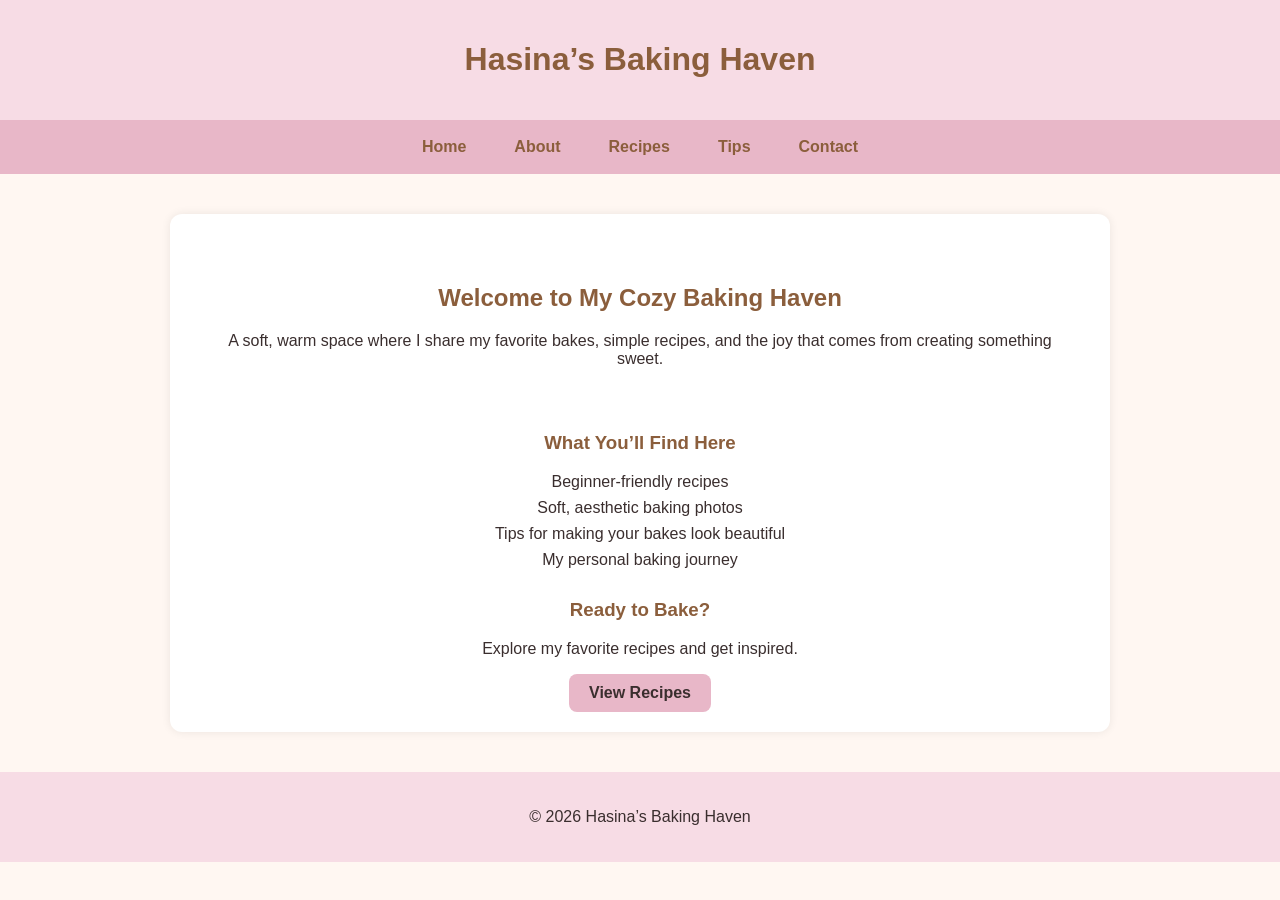
<file: index.html>
<!DOCTYPE html>
<html lang="en">
<head>
    <meta charset="UTF-8">
    <meta name="viewport" content="width=device-width, initial-scale=1.0">
    <title>Hasina’s Baking Haven – Home</title>

    <link rel="stylesheet" href="styles/normalize.css">
    <link rel="stylesheet" href="styles/format.css">
    <link rel="stylesheet" href="styles/layout.css">
    <link rel="stylesheet" href="styles/interactive.css">
</head>

<body>

<header>
    <h1>Hasina’s Baking Haven</h1>
</header>

<nav>
  <a href="index.html">Home</a>
  <a href="about.html">About</a>
  <a href="recipes.html">Recipes</a>
  <a href="tips.html">Tips</a>
  <a href="contact.html">Contact</a>
</nav>

<main>
    <section class="hero">
        <h2>Welcome to My Cozy Baking Haven</h2>
        <p>
            A soft, warm space where I share my favorite bakes, simple recipes, 
            and the joy that comes from creating something sweet.
        </p>
    </section>

    <section class="intro">
        <h3>What You’ll Find Here</h3>
        <ul>
            <li>Beginner‑friendly recipes</li>
            <li>Soft, aesthetic baking photos</li>
            <li>Tips for making your bakes look beautiful</li>
            <li>My personal baking journey</li>
        </ul>
    </section>

    <section class="cta">
        <h3>Ready to Bake?</h3>
        <p>Explore my favorite recipes and get inspired.</p>
        <a class="button" href="recipes.html">View Recipes</a>
    </section>
</main>

<footer>
    <p>© 2026 Hasina’s Baking Haven</p>
</footer>

</body>
</html>
</file>
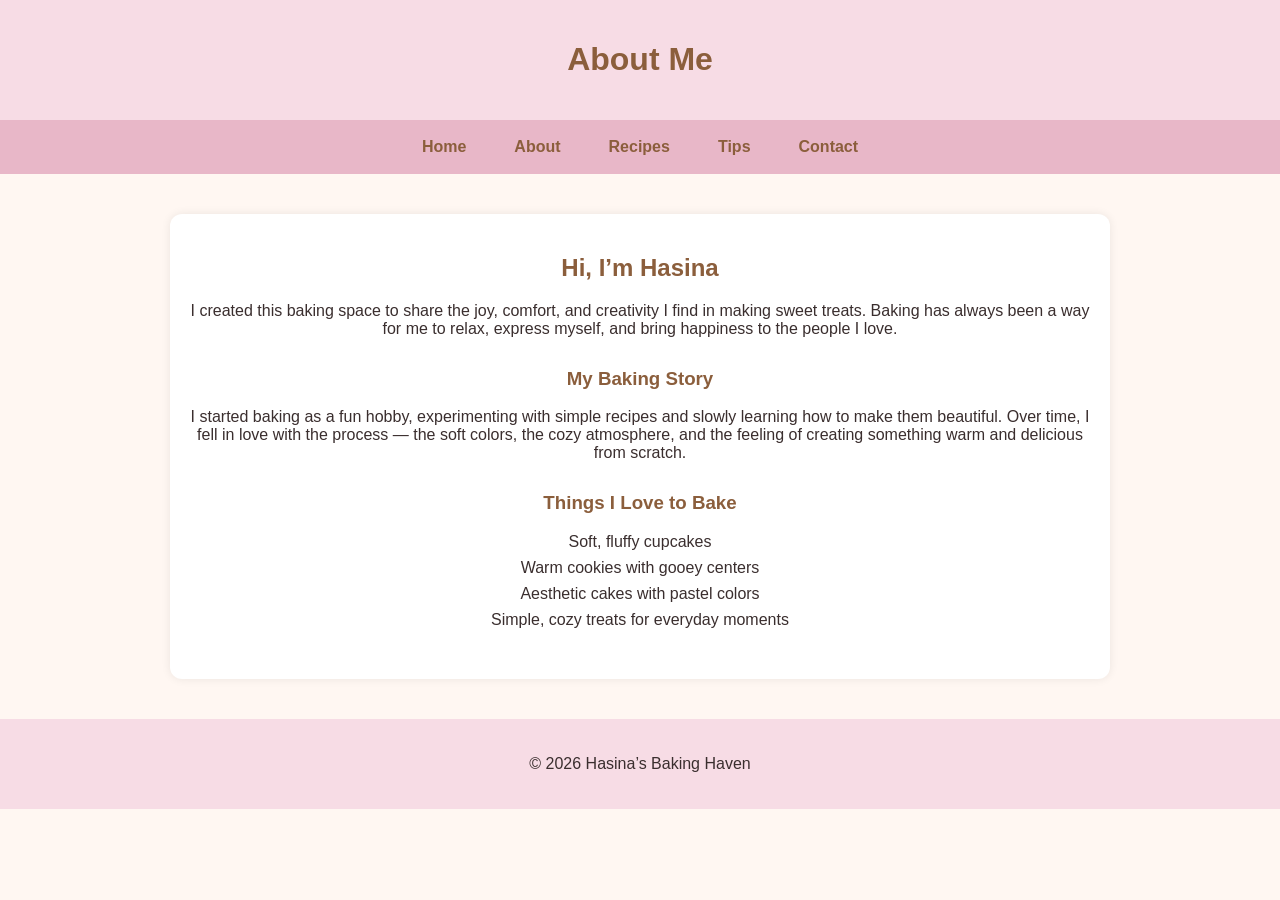
<file: about.html>
<!DOCTYPE html>
<html lang="en">
<head>
    <meta charset="UTF-8">
    <meta name="viewport" content="width=device-width, initial-scale=1.0">
    <title>Hasina’s Baking Haven – About Me</title>

    <link rel="stylesheet" href="styles/normalize.css">
    <link rel="stylesheet" href="styles/format.css">
    <link rel="stylesheet" href="styles/layout.css">
    <link rel="stylesheet" href="styles/interactive.css">
</head>

<body>

<header>
    <h1>About Me</h1>
</header>

<nav>
    <a href="index.html">Home</a>
    <a href="about.html">About</a>
    <a href="recipes.html">Recipes</a>
    <a href="tips.html">Tips</a>
    <a href="contact.html">Contact</a>
</nav>

<main>
    <section class="about-hero">
        <h2>Hi, I’m Hasina</h2>
        <p>
            I created this baking space to share the joy, comfort, and creativity 
            I find in making sweet treats. Baking has always been a way for me 
            to relax, express myself, and bring happiness to the people I love.
        </p>
    </section>

    <section class="about-story">
        <h3>My Baking Story</h3>
        <p>
            I started baking as a fun hobby, experimenting with simple recipes 
            and slowly learning how to make them beautiful. Over time, I fell in 
            love with the process — the soft colors, the cozy atmosphere, and 
            the feeling of creating something warm and delicious from scratch.
        </p>
    </section>

    <section class="about-list">
        <h3>Things I Love to Bake</h3>
        <ul>
            <li>Soft, fluffy cupcakes</li>
            <li>Warm cookies with gooey centers</li>
            <li>Aesthetic cakes with pastel colors</li>
            <li>Simple, cozy treats for everyday moments</li>
        </ul>
    </section>
</main>

<footer>
    <p>© 2026 Hasina’s Baking Haven</p>
</footer>

</body>
</html>
</file>
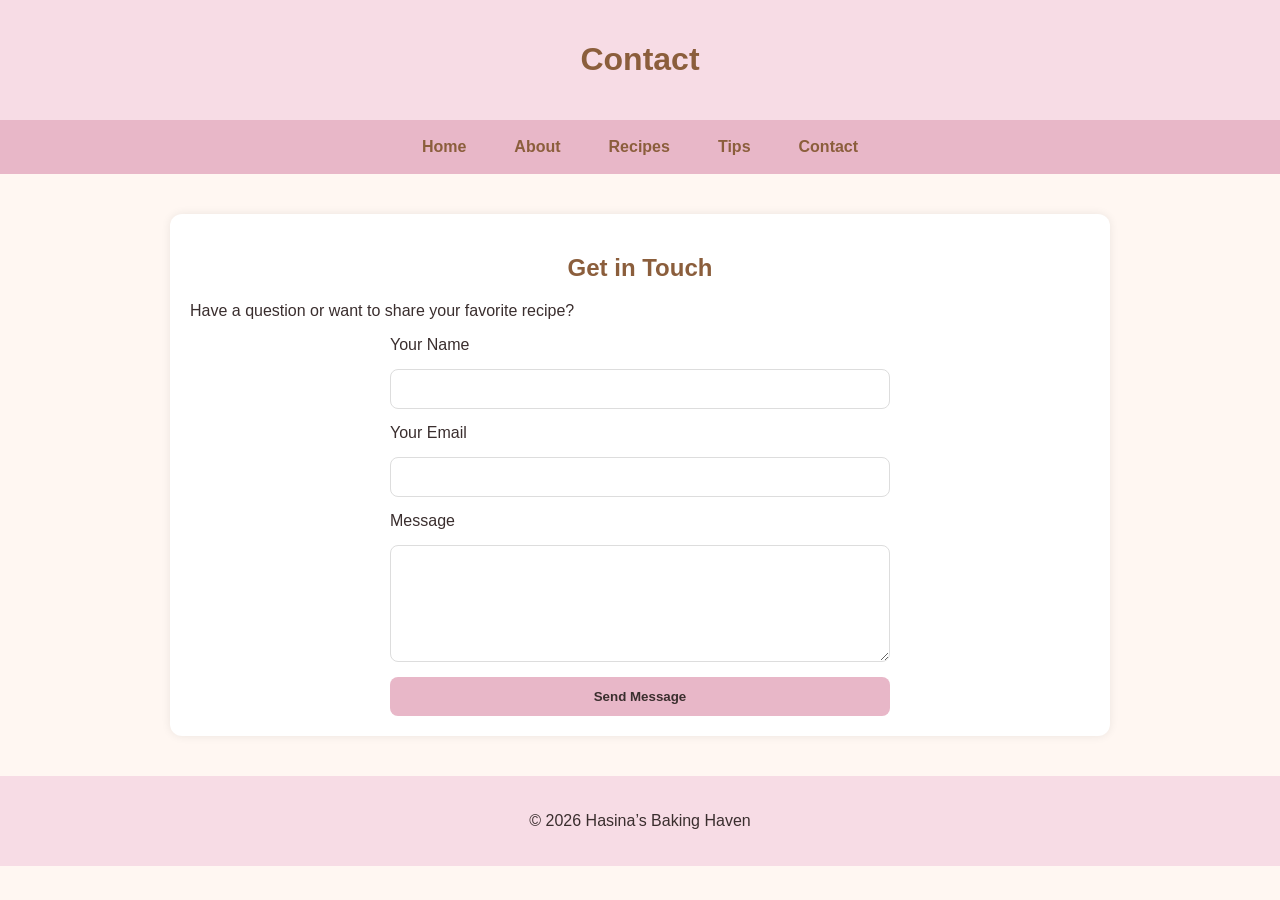
<file: contact.html>
<!DOCTYPE html>
<html lang="en">
<head>
  <meta charset="UTF-8">
  <meta name="viewport" content="width=device-width, initial-scale=1.0">
  <title>Hasina’s Baking Haven – Contact</title>

  <link rel="stylesheet" href="styles/normalize.css">
  <link rel="stylesheet" href="styles/format.css">
  <link rel="stylesheet" href="styles/layout.css">
  <link rel="stylesheet" href="styles/interactive.css">
</head>

<body>

<header>
  <h1>Contact</h1>
</header>

<nav>
  <a href="index.html">Home</a>
  <a href="about.html">About</a>
  <a href="recipes.html">Recipes</a>
  <a href="tips.html">Tips</a>
  <a href="contact.html">Contact</a>
</nav>

<main>
  <section class="contact-section">
    <h2>Get in Touch</h2>
    <p>Have a question or want to share your favorite recipe?</p>

    <form action="https://formsubmit.co/hasina@gmail.com" method="POST" class="contact-form">

      <!-- FormSubmit settings -->
      <input type="hidden" name="_captcha" value="false">
      <input type="hidden" name="_template" value="table">

      <label for="name">Your Name</label>
      <input type="text" id="name" name="name" required>

      <label for="email">Your Email</label>
      <input type="email" id="email" name="email" required>

      <label for="message">Message</label>
      <textarea id="message" name="message" rows="5" required></textarea>

      <button type="submit">Send Message</button>
    </form>
  </section>
</main>

<footer>
  <p>© 2026 Hasina’s Baking Haven</p>
</footer>

</body>
</html>
</file>
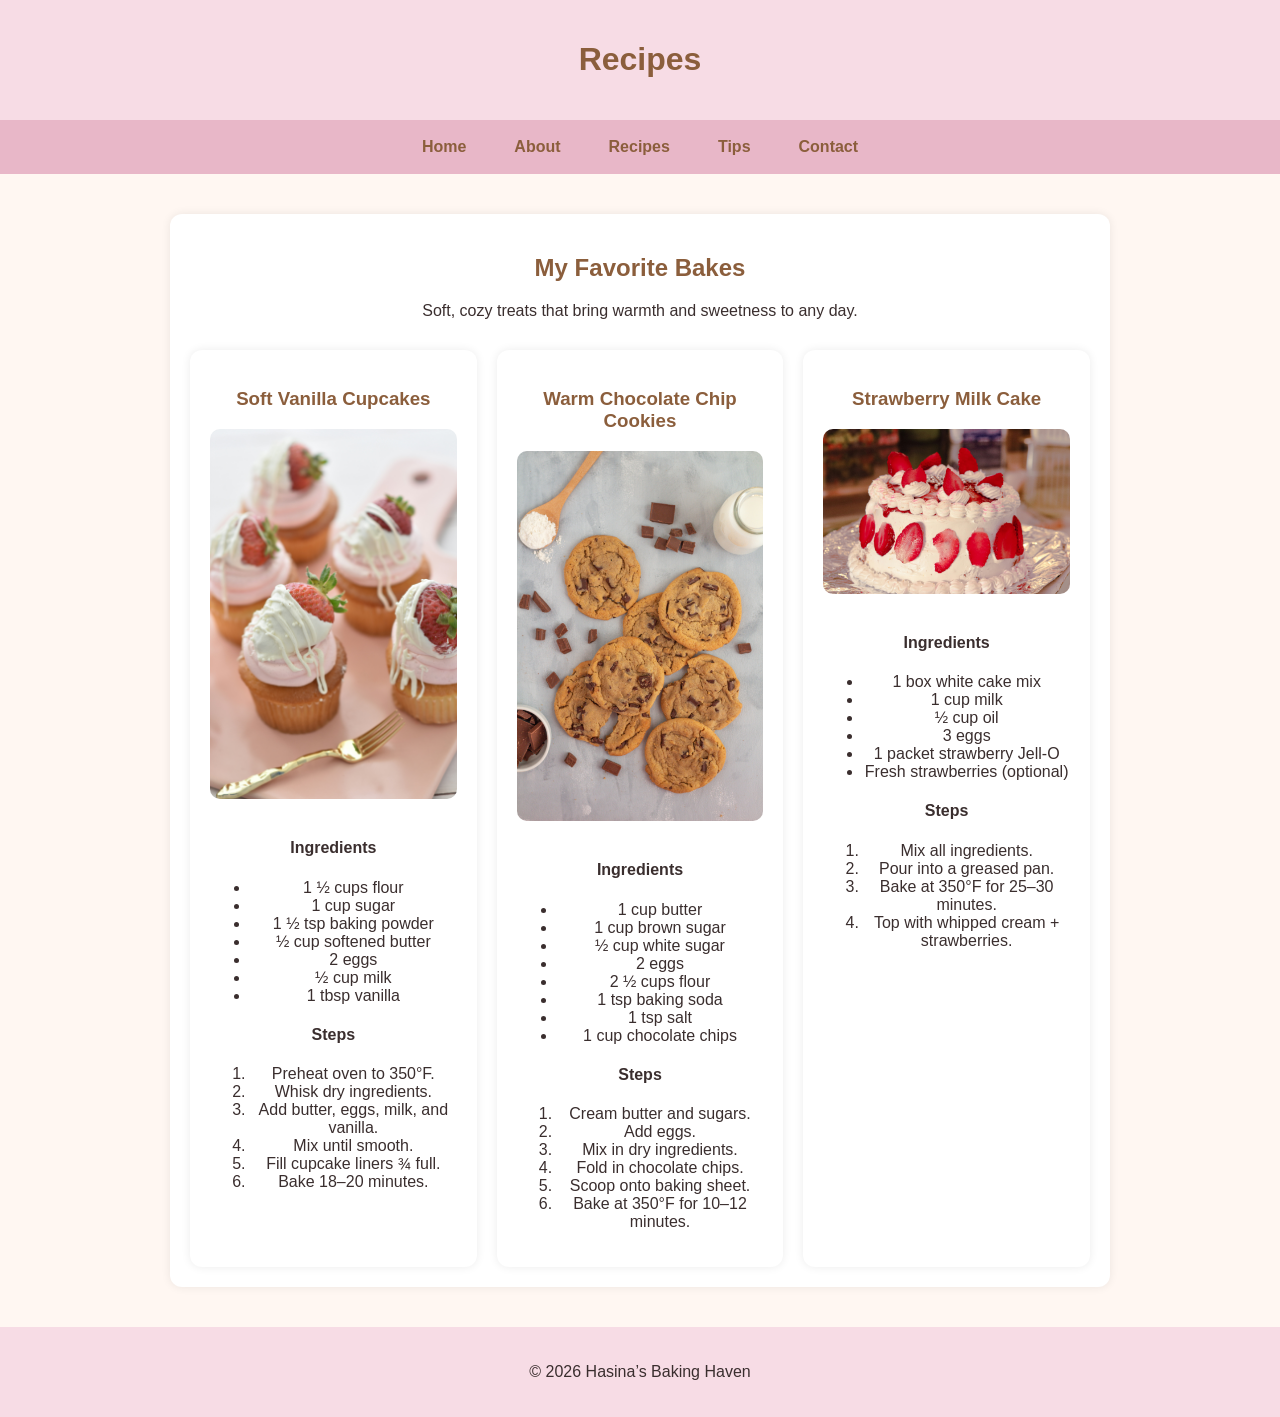
<file: recipes.html>
<!DOCTYPE html>
<html lang="en">
<head>
    <meta charset="UTF-8">
    <meta name="viewport" content="width=device-width, initial-scale=1.0">
    <title>Hasina’s Baking Haven – Recipes</title>

    <link rel="stylesheet" href="styles/normalize.css">
    <link rel="stylesheet" href="styles/format.css">
    <link rel="stylesheet" href="styles/layout.css">
    <link rel="stylesheet" href="styles/interactive.css">
</head>

<body>

<header>
    <h1>Recipes</h1>
</header>

<nav>
    <a href="index.html">Home</a>
    <a href="about.html">About</a>
    <a href="recipes.html">Recipes</a>
    <a href="tips.html">Tips</a>
    <a href="contact.html">Contact</a>
</nav>

<main>
    <section class="recipes-intro">
        <h2>My Favorite Bakes</h2>
        <p>Soft, cozy treats that bring warmth and sweetness to any day.</p>
    </section>

    <section class="recipe-grid">

        <!-- Soft Vanilla Cupcakes -->
        <article class="recipe-card">
            <h3 class="recipe-title">Soft Vanilla Cupcakes</h3>

            <img src="images/cupcakes.jpg" alt="Soft vanilla cupcakes with frosting">

            <h4>Ingredients</h4>
            <ul>
                <li>1 ½ cups flour</li>
                <li>1 cup sugar</li>
                <li>1 ½ tsp baking powder</li>
                <li>½ cup softened butter</li>
                <li>2 eggs</li>
                <li>½ cup milk</li>
                <li>1 tbsp vanilla</li>
            </ul>

            <h4>Steps</h4>
            <ol>
                <li>Preheat oven to 350°F.</li>
                <li>Whisk dry ingredients.</li>
                <li>Add butter, eggs, milk, and vanilla.</li>
                <li>Mix until smooth.</li>
                <li>Fill cupcake liners ¾ full.</li>
                <li>Bake 18–20 minutes.</li>
            </ol>
        </article>

        <!-- Warm Chocolate Chip Cookies -->
        <article class="recipe-card">
            <h3 class="recipe-title">Warm Chocolate Chip Cookies</h3>

            <img src="images/cookies.jpg" alt="Warm chocolate chip cookies on a tray">

            <h4>Ingredients</h4>
            <ul>
                <li>1 cup butter</li>
                <li>1 cup brown sugar</li>
                <li>½ cup white sugar</li>
                <li>2 eggs</li>
                <li>2 ½ cups flour</li>
                <li>1 tsp baking soda</li>
                <li>1 tsp salt</li>
                <li>1 cup chocolate chips</li>
            </ul>

            <h4>Steps</h4>
            <ol>
                <li>Cream butter and sugars.</li>
                <li>Add eggs.</li>
                <li>Mix in dry ingredients.</li>
                <li>Fold in chocolate chips.</li>
                <li>Scoop onto baking sheet.</li>
                <li>Bake at 350°F for 10–12 minutes.</li>
            </ol>
        </article>

        <!-- Strawberry Milk Cake -->
        <article class="recipe-card">
            <h3 class="recipe-title">Strawberry Milk Cake</h3>

            <img src="images/strawberry-cake.jpg" alt="Strawberry milk cake topped with whipped cream and strawberries">

            <h4>Ingredients</h4>
            <ul>
                <li>1 box white cake mix</li>
                <li>1 cup milk</li>
                <li>½ cup oil</li>
                <li>3 eggs</li>
                <li>1 packet strawberry Jell‑O</li>
                <li>Fresh strawberries (optional)</li>
            </ul>

            <h4>Steps</h4>
            <ol>
                <li>Mix all ingredients.</li>
                <li>Pour into a greased pan.</li>
                <li>Bake at 350°F for 25–30 minutes.</li>
                <li>Top with whipped cream + strawberries.</li>
            </ol>
        </article>

    </section>
</main>

<footer>
    <p>© 2026 Hasina’s Baking Haven</p>
</footer>

</body>
</html>
</file>
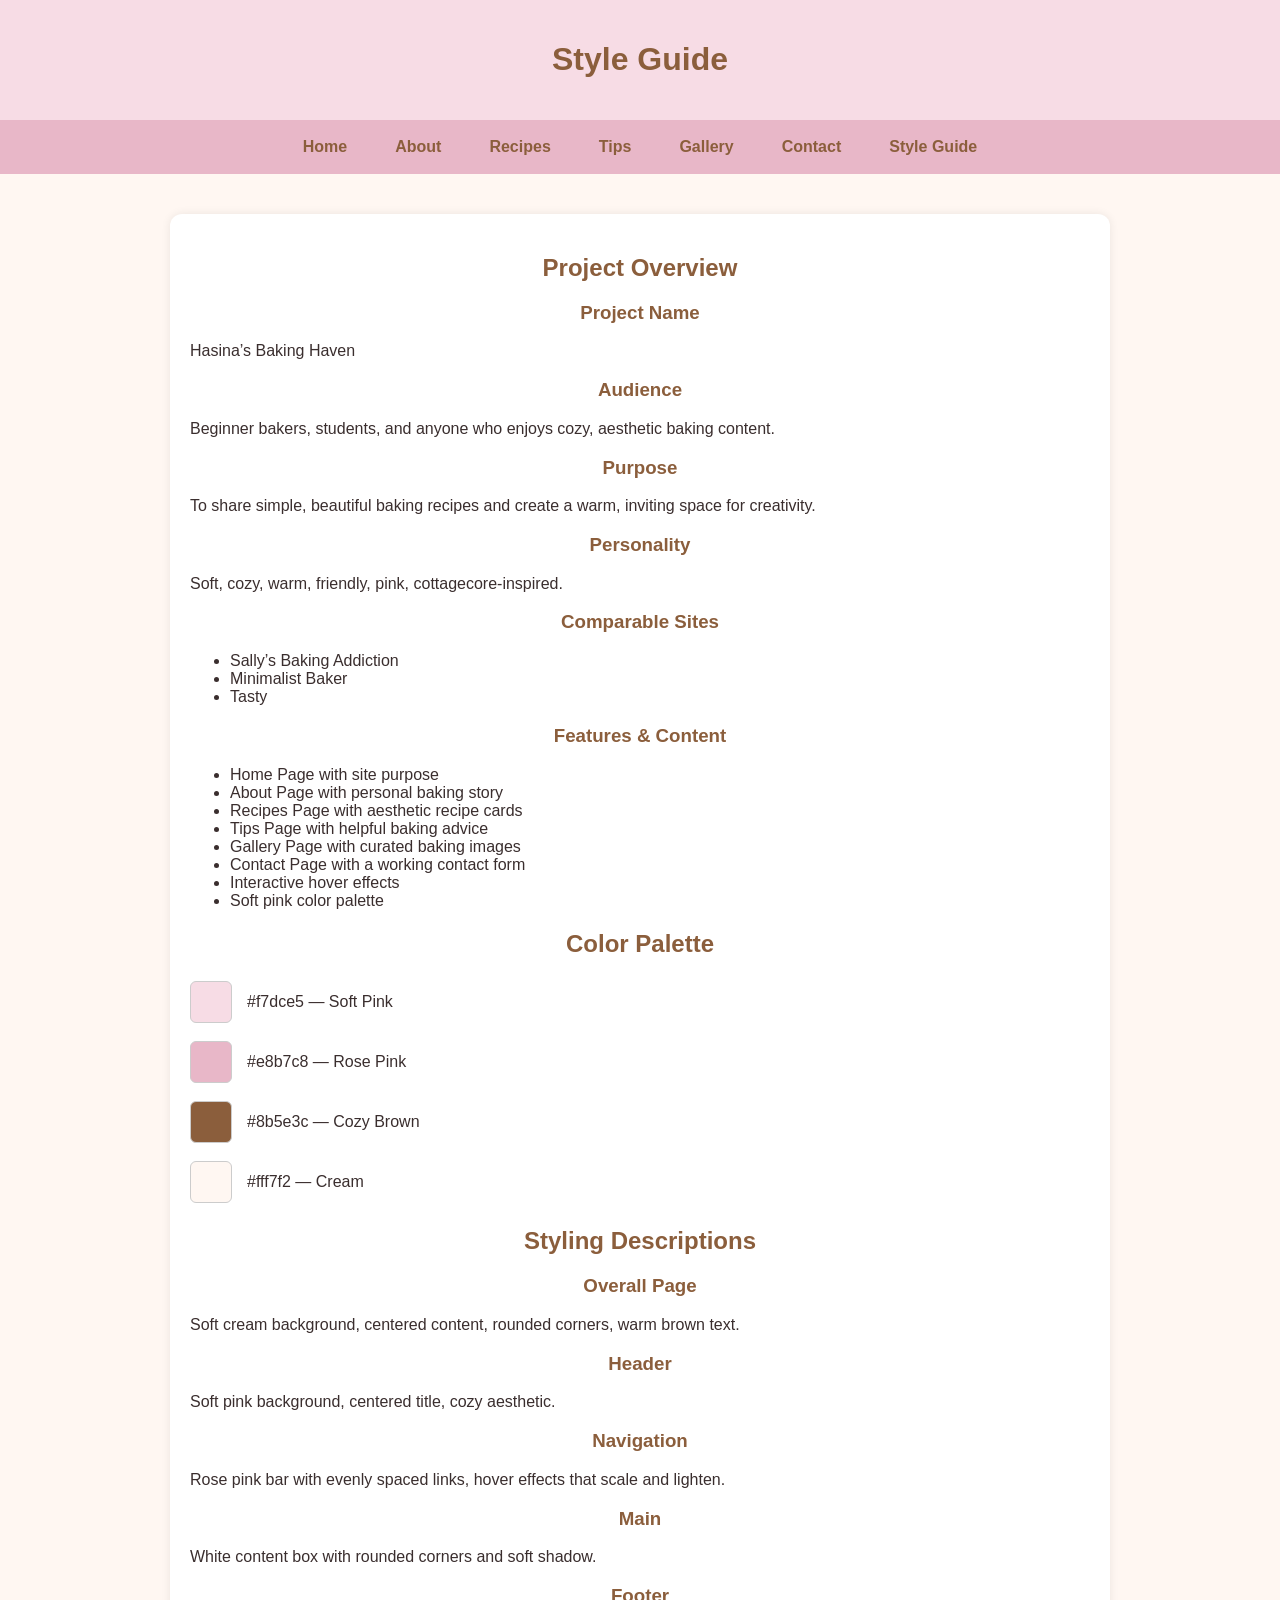
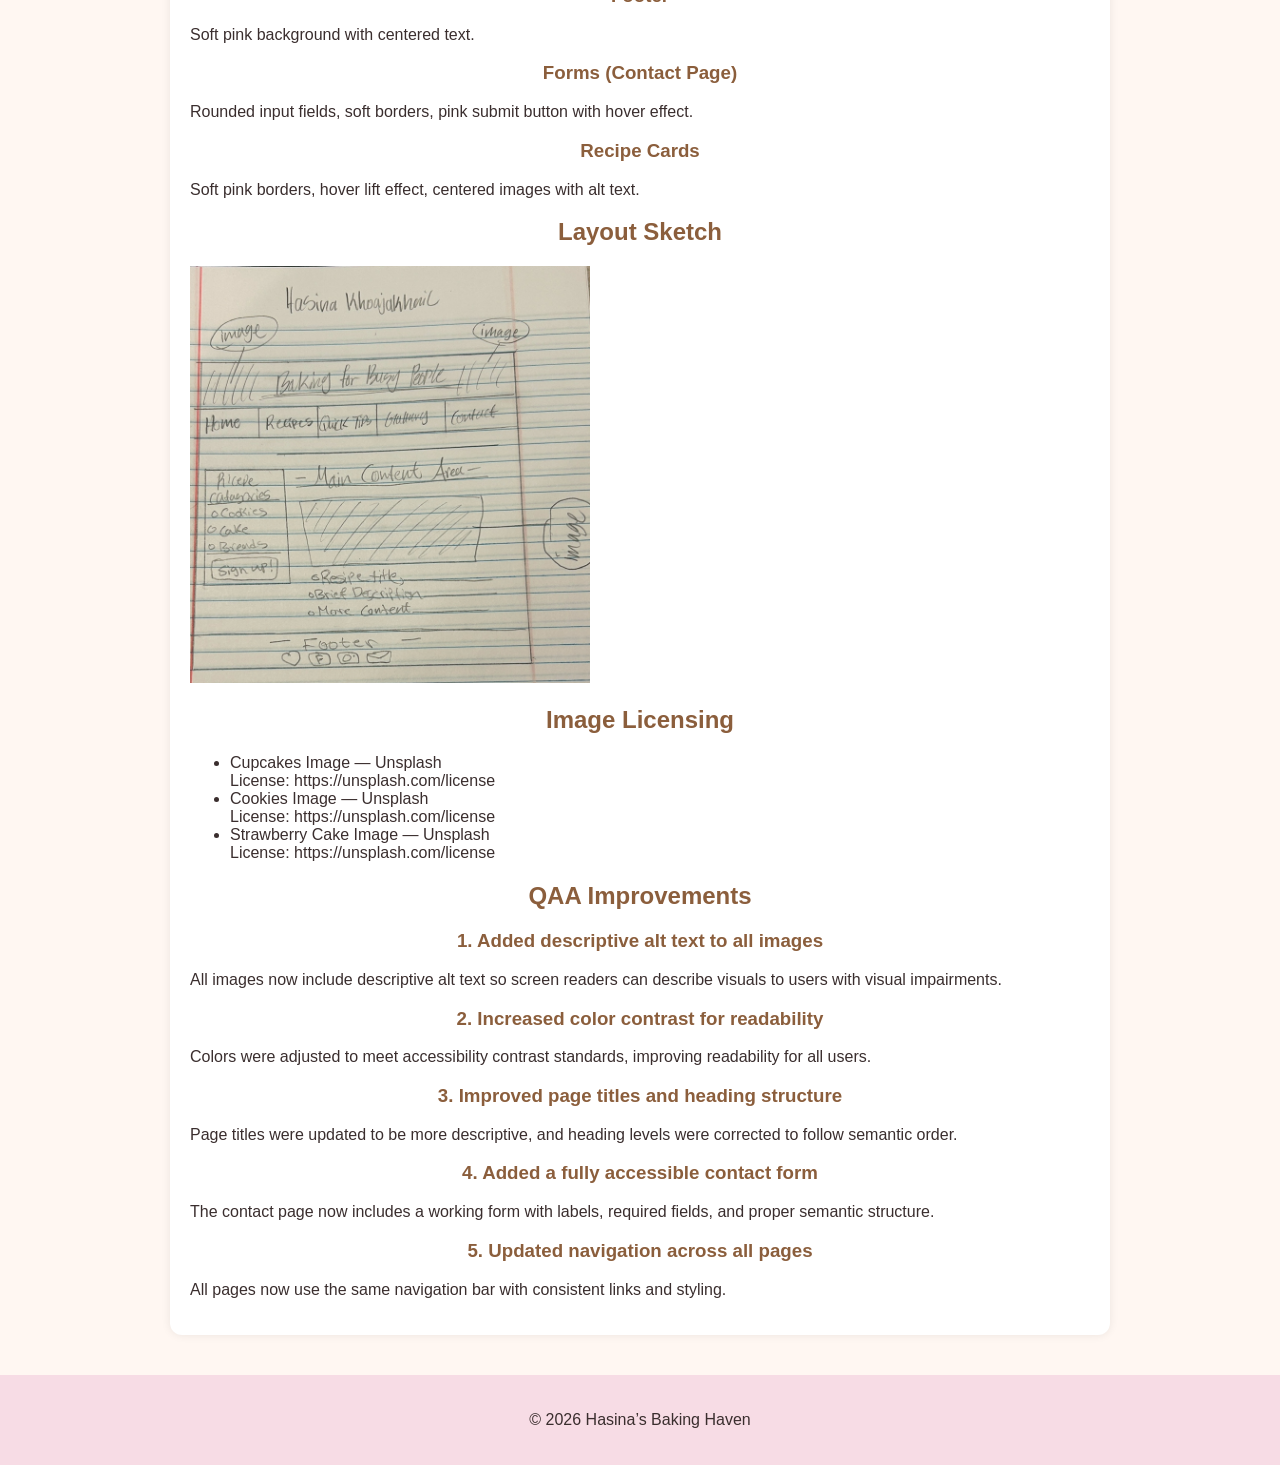
<file: style-guide.html>
<!DOCTYPE html>
<html lang="en">
<head>
    <meta charset="UTF-8">
    <meta name="viewport" content="width=device-width, initial-scale=1.0">
    <title>Hasina’s Baking Haven – Style Guide</title>

    <link rel="stylesheet" href="styles/normalize.css">
    <link rel="stylesheet" href="styles/format.css">
    <link rel="stylesheet" href="styles/layout.css">
    <link rel="stylesheet" href="styles/interactive.css">
</head>

<body>

<header>
    <h1>Style Guide</h1>
</header>

<nav>
    <a href="index.html">Home</a>
    <a href="about.html">About</a>
    <a href="recipes.html">Recipes</a>
    <a href="tips.html">Tips</a>
    <a href="gallery.html">Gallery</a>
    <a href="contact.html">Contact</a>
    <a href="style-guide.html">Style Guide</a>
</nav>

<main>

    <!-- PROJECT OVERVIEW -->
    <h2>Project Overview</h2>

    <section>
        <h3>Project Name</h3>
        <p>Hasina’s Baking Haven</p>

        <h3>Audience</h3>
        <p>Beginner bakers, students, and anyone who enjoys cozy, aesthetic baking content.</p>

        <h3>Purpose</h3>
        <p>To share simple, beautiful baking recipes and create a warm, inviting space for creativity.</p>

        <h3>Personality</h3>
        <p>Soft, cozy, warm, friendly, pink, cottagecore-inspired.</p>

        <h3>Comparable Sites</h3>
        <ul>
            <li>Sally’s Baking Addiction</li>
            <li>Minimalist Baker</li>
            <li>Tasty</li>
        </ul>

        <h3>Features & Content</h3>
        <ul>
            <li>Home Page with site purpose</li>
            <li>About Page with personal baking story</li>
            <li>Recipes Page with aesthetic recipe cards</li>
            <li>Tips Page with helpful baking advice</li>
            <li>Gallery Page with curated baking images</li>
            <li>Contact Page with a working contact form</li>
            <li>Interactive hover effects</li>
            <li>Soft pink color palette</li>
        </ul>
    </section>

    <!-- COLOR PALETTE -->
    <section>
        <h2>Color Palette</h2>

        <div class="color-row">
            <div class="color-box" style="background-color: #f7dce5;"></div>
            <p>#f7dce5 — Soft Pink</p>
        </div>

        <div class="color-row">
            <div class="color-box" style="background-color: #e8b7c8;"></div>
            <p>#e8b7c8 — Rose Pink</p>
        </div>

        <div class="color-row">
            <div class="color-box" style="background-color: #8b5e3c;"></div>
            <p>#8b5e3c — Cozy Brown</p>
        </div>

        <div class="color-row">
            <div class="color-box" style="background-color: #fff7f2;"></div>
            <p>#fff7f2 — Cream</p>
        </div>
    </section>

    <!-- STYLING DESCRIPTIONS -->
    <section>
        <h2>Styling Descriptions</h2>

        <h3>Overall Page</h3>
        <p>Soft cream background, centered content, rounded corners, warm brown text.</p>

        <h3>Header</h3>
        <p>Soft pink background, centered title, cozy aesthetic.</p>

        <h3>Navigation</h3>
        <p>Rose pink bar with evenly spaced links, hover effects that scale and lighten.</p>

        <h3>Main</h3>
        <p>White content box with rounded corners and soft shadow.</p>

        <h3>Footer</h3>
        <p>Soft pink background with centered text.</p>

        <h3>Forms (Contact Page)</h3>
        <p>Rounded input fields, soft borders, pink submit button with hover effect.</p>

        <h3>Recipe Cards</h3>
        <p>Soft pink borders, hover lift effect, centered images with alt text.</p>
    </section>

    <!-- LAYOUT SKETCH -->
    <section>
        <h2>Layout Sketch</h2>
        <img src="images/layout-sketch.jpg" alt="Hand-drawn layout sketch showing the website layout" style="max-width: 400px;">
    </section>

    <!-- IMAGE LICENSING -->
    <section>
        <h2>Image Licensing</h2>

        <ul>
            <li>Cupcakes Image — Unsplash  
                <br>License: https://unsplash.com/license
            </li>

            <li>Cookies Image — Unsplash  
                <br>License: https://unsplash.com/license
            </li>

            <li>Strawberry Cake Image — Unsplash  
                <br>License: https://unsplash.com/license
            </li>
        </ul>
    </section>

    <!-- QAA IMPROVEMENTS -->
    <section>
        <h2>QAA Improvements</h2>

        <h3>1. Added descriptive alt text to all images</h3>
        <p>
            All images now include descriptive alt text so screen readers can describe visuals to users with visual impairments.
        </p>

        <h3>2. Increased color contrast for readability</h3>
        <p>
            Colors were adjusted to meet accessibility contrast standards, improving readability for all users.
        </p>

        <h3>3. Improved page titles and heading structure</h3>
        <p>
            Page titles were updated to be more descriptive, and heading levels were corrected to follow semantic order.
        </p>

        <h3>4. Added a fully accessible contact form</h3>
        <p>
            The contact page now includes a working form with labels, required fields, and proper semantic structure.
        </p>

        <h3>5. Updated navigation across all pages</h3>
        <p>
            All pages now use the same navigation bar with consistent links and styling.
        </p>
    </section>

</main>

<footer>
    <p>© 2026 Hasina’s Baking Haven</p>
</footer>

</body>
</html>
</file>
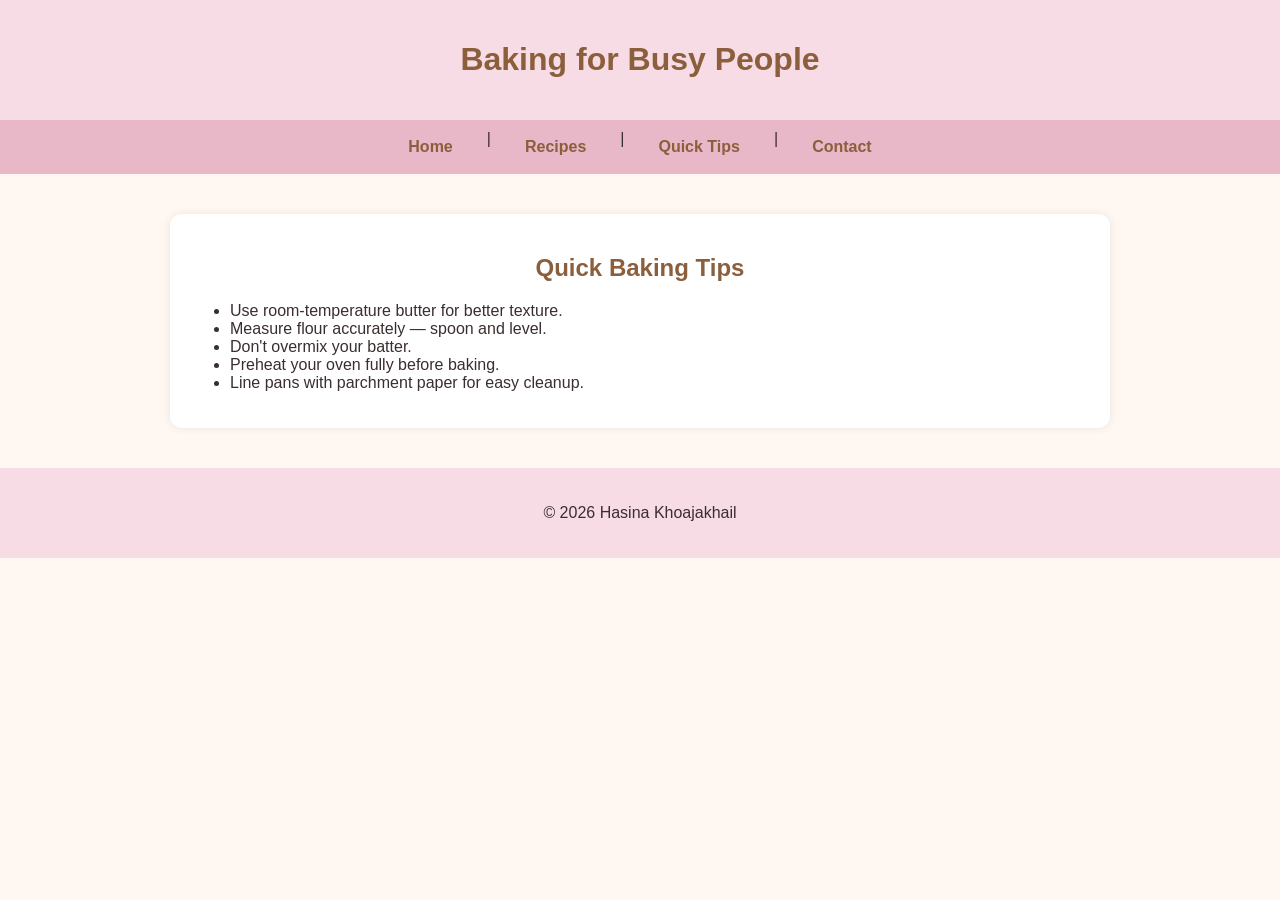
<file: tips.html>
<!DOCTYPE html>
<html lang="en">
<head>
  <meta charset="UTF-8">
  <meta name="viewport" content="width=device-width, initial-scale=1.0">
  <title>Baking Template</title>

<link rel="stylesheet" href="styles/normalize.css">
<link rel="stylesheet" href="styles/format.css">
<link rel="stylesheet" href="styles/layout.css">
<link rel="stylesheet" href="styles/interactive.css">

</head>

<body>

<header>
  <h1>Baking for Busy People</h1>
</header>

<nav>
  <a href="index.html">Home</a> |
  <a href="recipes.html">Recipes</a> |
  <a href="tips.html">Quick Tips</a> |
  <a href="contact.html">Contact</a>
</nav>

<main>
  <h2>Quick Baking Tips</h2>
  <ul>
    <li>Use room-temperature butter for better texture.</li>
    <li>Measure flour accurately — spoon and level.</li>
    <li>Don't overmix your batter.</li>
    <li>Preheat your oven fully before baking.</li>
    <li>Line pans with parchment paper for easy cleanup.</li>
  </ul>
</main>

<footer>
  <p>&copy; 2026 Hasina Khoajakhail</p>
</footer>

</body>
</html>
</file>
<file: styles/format.css>
:root {
    --pink: #f7dce5;
    --rose: #e8b7c8;
    --brown: #8b5e3c;
    --cream: #fff7f2;
    --dark: #3a2e2e;
    --white: #ffffff;

    --font-main: "Poppins", sans-serif;
}

body {
    font-family: var(--font-main);
    background-color: var(--cream);
    color: var(--dark);
    margin: 0;
    padding: 0;
}

h1, h2, h3 {
    color: var(--brown);
    text-align: center;
}

a {
    color: var(--brown);
    text-decoration: none;
    font-weight: 600;
}
</file>
<file: styles/layout.css>
header {
    background-color: var(--pink);
    padding: 20px;
    text-align: center;
}

nav {
    background-color: var(--rose);
    padding: 10px;
    display: flex;
    justify-content: center;
    gap: 20px;
}

main {
    max-width: 900px;
    margin: 40px auto;
    padding: 20px;
    background-color: var(--white);
    border-radius: 12px;
    box-shadow: 0 0 10px rgba(0,0,0,0.08);
}

footer {
    text-align: center;
    padding: 20px;
    background-color: var(--pink);
    margin-top: 40px;
}

.hero {
    text-align: center;
    padding: 30px;
}

.intro ul {
    list-style: none;
    padding: 0;
    text-align: center;
}

.intro li {
    margin: 8px 0;
}

.cta {
    text-align: center;
    margin-top: 30px;
}

.button {
    display: inline-block;
    background-color: var(--rose);
    padding: 10px 20px;
    border-radius: 8px;
    color: var(--dark);
    font-weight: 600;
    transition: 0.3s ease;
}

/* ---------- ABOUT PAGE ---------- */
.about-hero, .about-story, .about-list {
    margin-bottom: 30px;
    text-align: center;
}

.about-list ul {
    list-style: none;
    padding: 0;
}

.about-list li {
    margin: 8px 0;
}

/* ---------- RECIPES PAGE ---------- */
.recipes-intro {
    text-align: center;
    margin-bottom: 30px;
}

.recipe-grid {
    display: grid;
    grid-template-columns: repeat(auto-fit, minmax(250px, 1fr));
    gap: 20px;
}

.recipe-card {
    background-color: var(--white);
    padding: 20px;
    border-radius: 12px;
    box-shadow: 0 0 10px rgba(0,0,0,0.08);
    text-align: center;
}

.recipe-card img {
    width: 100%;
    border-radius: 10px;
    margin-bottom: 15px;
}

.color-row {
    display: flex;
    align-items: center;
    gap: 15px;
    margin-bottom: 10px;
}

.color-box {
    width: 40px;
    height: 40px;
    border-radius: 6px;
    border: 1px solid #ccc;
}

.contact-form {
    display: flex;
    flex-direction: column;
    gap: 15px;
    max-width: 500px;
    margin: 0 auto;
}

.contact-form input,
.contact-form textarea {
    padding: 10px;
    border: 1px solid #ddd;
    border-radius: 8px;
    font-size: 1rem;
}

.contact-form button {
    background-color: var(--rose);
    color: var(--dark);
    padding: 12px;
    border: none;
    border-radius: 8px;
    font-weight: 600;
    cursor: pointer;
    transition: 0.3s;
}

.contact-form button:hover {
    background-color: var(--pink);
}
</file>
<file: styles/interactive.css>
nav a {
    padding: 8px 14px;
    border-radius: 6px;
    transition: 0.3s ease;
}

nav a:hover {
    background-color: var(--cream);
    color: var(--dark);
    transform: scale(1.05);
}

a:hover {
    opacity: 0.8;
}

.button:hover {
    background-color: var(--pink);
    transform: scale(1.05);
}

.recipe-card:hover {
    transform: scale(1.03);
    transition: 0.3s ease;
    background-color: var(--cream);
}

.collapse-toggle {
    width: 100%;
    background: #ffdce8;
    border: 2px solid #ffb6cf;
    padding: 12px;
    border-radius: 8px;
    font-size: 1.1rem;
    font-weight: bold;
    cursor: pointer;
    text-align: left;
    transition: background 0.3s ease;
}

.collapse-toggle:hover {
    background: #ffc9dd;
}

.collapse-content {
    display: none;
    padding: 15px;
    background: #fff7fb;
    border: 1px solid #ffd6e8;
    border-radius: 8px;
    margin-top: 10px;
}
</file>
